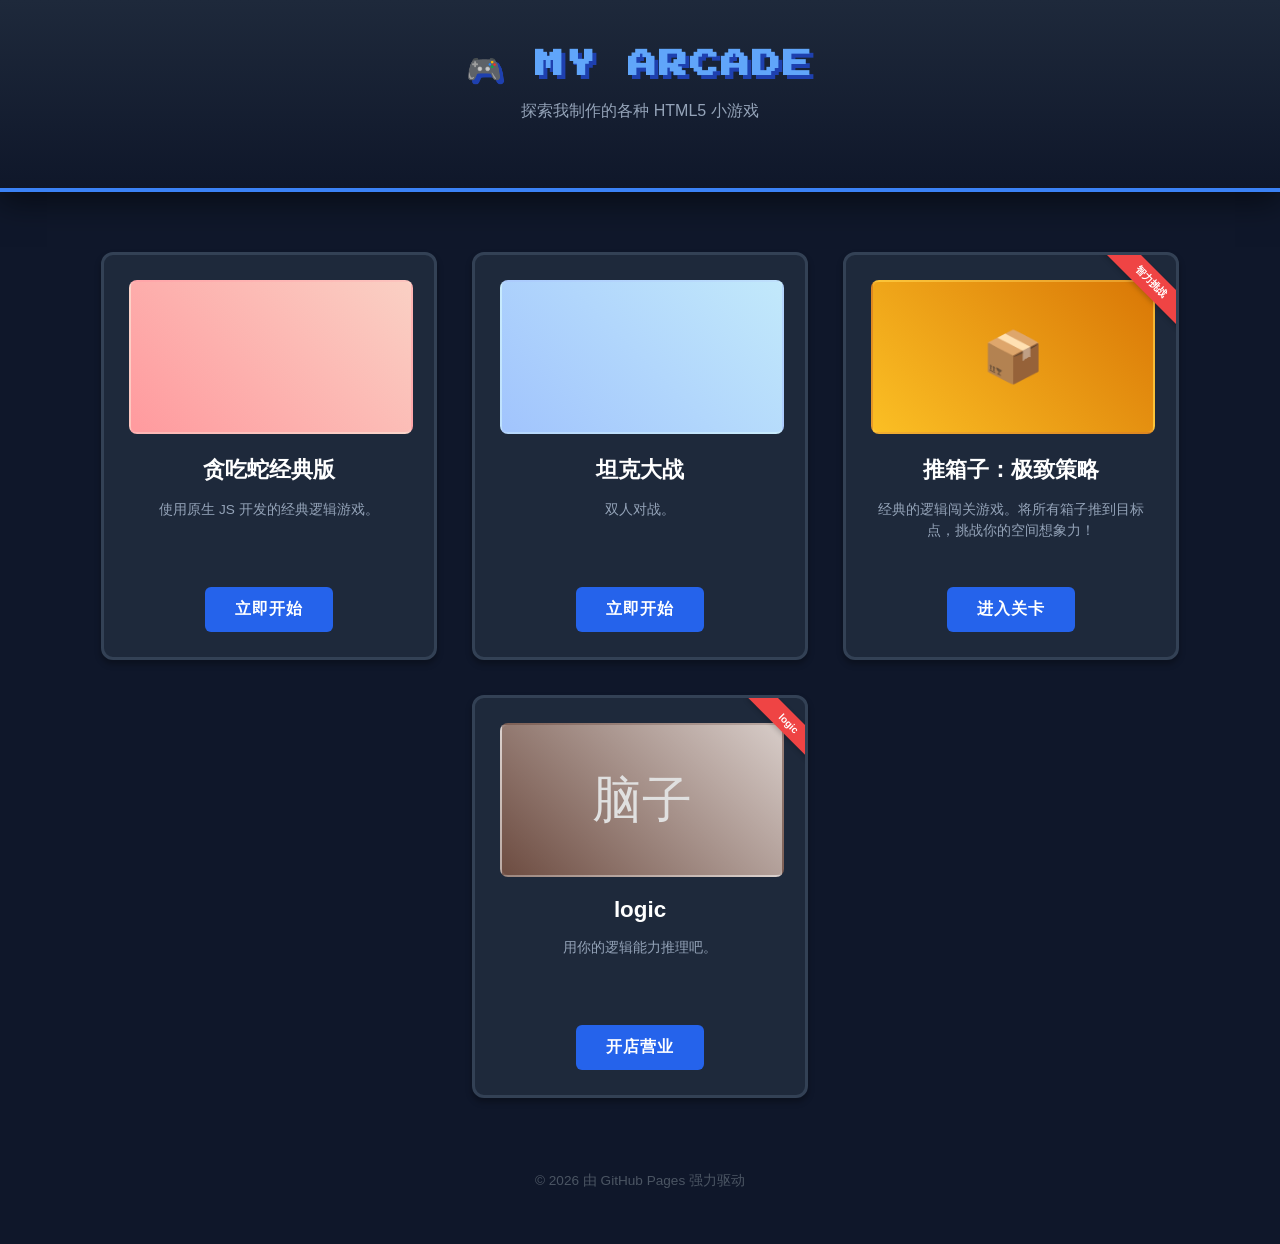
<file: index.html>
<!DOCTYPE html>
<html lang="zh-CN">
<head>
    <meta charset="UTF-8">
    <meta name="viewport" content="width=device-width, initial-scale=1.0">
    <title>我的像素游乐场 | Game Hub</title>
    <link rel="stylesheet" href="style.css">
</head>
<body>

    <header>
        <h1>🎮 MY ARCADE</h1>
        <p>探索我制作的各种 HTML5 小游戏</p>
    </header>

    <main class="game-container">
        <div class="game-card">
            <div class="thumbnail" style="background: linear-gradient(45deg, #ff9a9e, #fad0c4);"></div>
            <h3>贪吃蛇经典版</h3>
            <p>使用原生 JS 开发的经典逻辑游戏。</p>
            <a href="soulknight/game/snake/index.html" class="play-btn">立即开始</a>
        </div>

        <div class="game-card">
            <div class="thumbnail" style="background: linear-gradient(45deg, #a1c4fd, #c2e9fb);"></div>
            <h3>坦克大战</h3>
            <p>双人对战。</p>
            <a href="soulknight/game/tank/index.html" class="play-btn">立即开始</a>
        </div>

   <div class="game-card">
    <div class="thumbnail" style="background: linear-gradient(45deg, #fbbf24, #d97706);">
        <div class="box-icon">📦</div>
    </div>
    <div class="badge">智力挑战</div>
    <h3>推箱子：极致策略</h3>
    <p>经典的逻辑闯关游戏。将所有箱子推到目标点，挑战你的空间想象力！</p>
    <a href="soulknight/game/box/index.html" class="play-btn">进入关卡</a>
</div>

        <div class="game-card">
            <div class="thumbnail" style="background: linear-gradient(45deg, #6d4c41, #d7ccc8);">
                <div class="box-icon">脑子</div>
            </div>
            <div class="badge">logic</div>
            <h3>logic</h3>
            <p>用你的逻辑能力推理吧。</p>
            <a href="soulknight/game/logic/index.html" class="play-btn">开店营业</a>
        </div>
        </main>

    <footer>
        <p>© 2026 由 GitHub Pages 强力驱动</p>
    </footer>

</body>
</html>
</file>
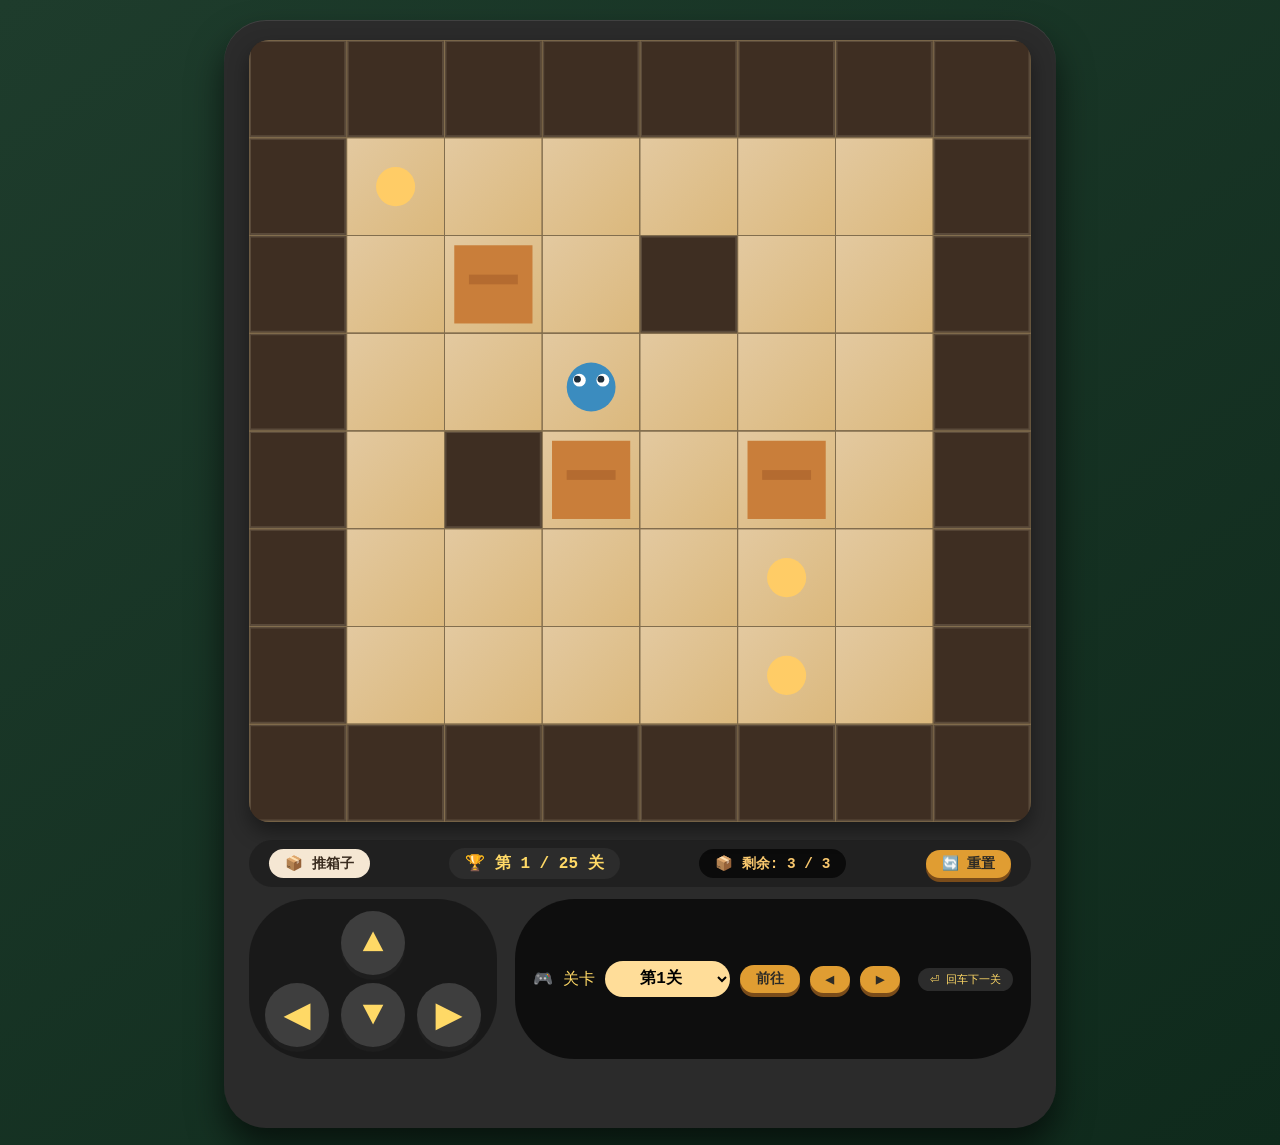
<file: soulknight/game/box/index.html>
<!DOCTYPE html>
<html lang="zh-CN">
<head>
    <meta charset="UTF-8">
    <meta name="viewport" content="width=device-width, initial-scale=1.0, user-scalable=no">
    <title>推箱子经典25关</title>
    <style>
        * {
            user-select: none;
            -webkit-tap-highlight-color: transparent;
            box-sizing: border-box;
        }
        body {
            background: linear-gradient(145deg, #1e3c2c 0%, #0f2a1c 100%);
            min-height: 100vh;
            display: flex;
            justify-content: center;
            align-items: center;
            font-family: 'Segoe UI', 'Courier New', monospace, system-ui;
            margin: 0;
            padding: 20px;
        }
        .game-wrapper {
            display: flex;
            flex-direction: column;
            align-items: center;
            gap: 12px;
        }
        .game-container {
            background: #2b2b2b;
            border-radius: 42px;
            padding: 20px 25px 25px 25px;
            box-shadow: 0 20px 35px rgba(0,0,0,0.6), inset 0 1px 0 rgba(255,255,255,0.1);
        }
        canvas {
            display: block;
            margin: 0 auto;
            border-radius: 20px;
            box-shadow: 0 10px 20px rgba(0,0,0,0.4);
            background-color: #3a2c1f;
            cursor: pointer;
            width: 100%;
            height: auto;
        }
        .info-panel {
            display: flex;
            justify-content: space-between;
            align-items: baseline;
            margin-top: 18px;
            margin-bottom: 8px;
            gap: 12px;
            flex-wrap: wrap;
            background: #1e1e1ecc;
            backdrop-filter: blur(4px);
            border-radius: 60px;
            padding: 8px 20px;
        }
        .status { background: #f5e7d3; padding: 5px 16px; border-radius: 40px; font-weight: bold; font-size: 0.9rem; color: #3a2c1f; }
        .level-box { background: #2c2c2c; padding: 5px 16px; border-radius: 40px; color: #ffd966; font-weight: bold; font-size: 1rem; }
        .score-box { background: #000000aa; padding: 5px 16px; border-radius: 40px; color: #f9c86e; font-weight: bold; font-size: 0.9rem; }
        button {
            background: #e09d32; border: none; font-size: 0.85rem; font-weight: bold; padding: 5px 16px;
            border-radius: 40px; font-family: monospace; cursor: pointer; transition: 0.1s linear;
            color: #2d2b26; box-shadow: 0 4px 0 #7a4c1a;
        }
        button:active { transform: translateY(2px); box-shadow: 0 1px 0 #7a4c1a; }
        .controls { display: flex; gap: 18px; justify-content: center; margin-top: 12px; flex-wrap: wrap; }
        .arrow-panel {
            background: #00000066; backdrop-filter: blur(4px); border-radius: 60px;
            padding: 12px 16px; display: inline-flex; flex-direction: column; align-items: center; gap: 8px;
        }
        .arrow-row { display: flex; justify-content: center; gap: 12px; }
        .arrow {
            background: #3e3e3e; width: 64px; height: 64px; display: flex; align-items: center; justify-content: center;
            font-size: 2.2rem; font-weight: bold; border-radius: 36px; cursor: pointer; transition: 0.05s linear;
            box-shadow: 0 5px 0 #1e1e1e; color: #ffd966; -webkit-tap-highlight-color: transparent;
        }
        .arrow:active { transform: translateY(3px); box-shadow: 0 1px 0 #1e1e1e; }
        @media (max-width: 560px) {
            .game-container { padding: 12px 15px 18px 15px; }
            .arrow { width: 56px; height: 56px; font-size: 1.9rem; }
            .arrow-row { gap: 10px; }
            .status, .score-box, .level-box { font-size: 0.7rem; padding: 4px 12px; }
            button { padding: 4px 14px; font-size: 0.75rem; }
            .level-dropdown { font-size: 0.8rem; padding: 5px 8px; }
            .shortcut-hint { font-size: 0.6rem; }
        }
        .level-selector {
            display: flex; gap: 10px; align-items: center; background: #000000aa;
            padding: 6px 18px; border-radius: 60px; backdrop-filter: blur(4px);
        }
        .level-dropdown { background: #ffdd99; border: none; font-weight: bold; padding: 8px 12px; border-radius: 40px; font-family: monospace; font-size: 1rem; cursor: pointer; text-align: center; }
        .shortcut-hint { font-size: 0.7rem; background: #2c2c2c; padding: 4px 12px; border-radius: 30px; color: #ffd966; margin-left: 8px; }
        .victory-message { text-align: center; font-size: 0.85rem; margin-top: 10px; background: gold; display: inline-block; width: auto; padding: 4px 18px; border-radius: 40px; font-weight: bold; color: #2c2c2c; }
    </style>
</head>
<body>
<div class="game-wrapper">
    <div class="game-container">
        <canvas id="gameCanvas" width="500" height="500"></canvas>
        <div class="info-panel">
            <div class="status">📦 推箱子</div>
            <div class="level-box">🏆 第 <span id="levelNum">1</span> / 25 关</div>
            <div class="score-box">📦 剩余: <span id="remainingTarget">0</span></div>
            <button id="resetBtn">🔄 重置</button>
        </div>
        <div class="controls">
            <div class="arrow-panel">
                <div class="arrow-row"><div class="arrow" data-dir="up">▲</div></div>
                <div class="arrow-row"><div class="arrow" data-dir="left">◀</div><div class="arrow" data-dir="down">▼</div><div class="arrow" data-dir="right">▶</div></div>
            </div>
            <div class="level-selector">
                <span style="color:#ffd966;">🎮 关卡</span>
                <select id="levelSelect" class="level-dropdown"></select>
                <button id="goToLevelBtn">前往</button>
                <button id="prevBtn">◀</button>
                <button id="nextBtn">▶</button>
                <span class="shortcut-hint">⏎ 回车下一关</span>
            </div>
        </div>
        <div id="victoryToast" style="text-align:center; min-height: 44px;"></div>
    </div>
</div>

<script>
    (function() {
      // ======================= 50个完美可解关卡 =======================
        const LEVELS = [];
        
        LEVELS[0] = [[1,1,1,1,1,1,1,1],[1,4,0,0,0,0,0,1],[1,0,3,0,1,0,0,1],[1,0,0,2,0,0,0,1],[1,0,1,3,0,3,0,1],[1,0,0,0,0,4,0,1],[1,0,0,0,0,4,0,1],[1,1,1,1,1,1,1,1]];
        LEVELS[1] = [[1,1,1,1,1,1,1,1],[1,4,0,0,0,4,0,1],[1,0,3,0,0,0,0,1],[1,0,0,2,0,3,0,1],[1,0,3,0,0,0,0,1],[1,0,0,0,0,3,0,1],[1,4,0,0,0,4,0,1],[1,1,1,1,1,1,1,1]];
        LEVELS[2] = [[1,1,1,1,1,1,1,1],[1,4,0,0,1,0,4,1],[1,0,3,0,1,0,0,1],[1,0,0,2,0,3,0,1],[1,0,3,0,0,0,0,1],[1,0,0,0,1,0,4,1],[1,4,0,0,0,0,0,1],[1,1,1,1,1,1,1,1]];
        LEVELS[3] = [[1,1,1,1,1,1,1,1],[1,0,4,0,0,0,0,1],[1,0,3,0,1,0,4,1],[1,0,0,2,0,3,0,1],[1,0,0,1,0,0,0,1],[1,0,3,0,0,4,0,1],[1,0,0,0,0,0,0,1],[1,1,1,1,1,1,1,1]];
        LEVELS[4] = [[1,1,1,1,1,1,1,1],[1,4,0,0,0,4,0,1],[1,0,3,0,1,0,0,1],[1,0,0,2,1,3,0,1],[1,0,3,0,0,0,0,1],[1,0,0,0,0,3,0,1],[1,4,0,0,3,4,0,1],[1,1,1,1,1,1,1,1]];
        LEVELS[5] = [[1,1,1,1,1,1,1,1],[1,4,0,0,0,0,4,1],[1,0,0,3,0,0,0,1],[1,0,2,0,0,3,0,1],[1,0,0,1,0,0,0,1],[1,0,3,0,4,0,0,1],[1,4,0,0,0,0,0,1],[1,1,1,1,1,1,1,1]];
        LEVELS[6] = [[1,1,1,1,1,1,1,1],[1,4,0,0,0,4,0,1],[1,0,3,0,0,0,0,1],[1,0,0,2,0,3,0,1],[1,0,3,0,0,0,0,1],[1,0,0,0,0,3,0,1],[1,4,0,0,0,4,0,1],[1,1,1,1,1,1,1,1]];
        LEVELS[7] = [[1,1,1,1,1,1,1,1],[1,4,0,0,0,0,4,1],[1,0,3,0,0,3,0,1],[1,0,0,2,0,0,0,1],[1,0,3,0,0,3,0,1],[1,0,0,0,0,0,0,1],[1,4,0,0,0,0,4,1],[1,1,1,1,1,1,1,1]];
        LEVELS[8] = [[1,1,1,1,1,1,1,1],[1,0,4,0,0,4,0,1],[1,0,3,0,0,3,0,1],[1,0,0,2,0,0,0,1],[1,0,3,0,0,4,0,1],[1,0,0,0,3,0,0,1],[1,0,4,0,0,0,0,1],[1,1,1,1,1,1,1,1]];
        LEVELS[9] = [[1,1,1,1,1,1,1,1],[1,4,0,0,0,0,0,1],[1,0,0,3,0,1,0,1],[1,0,2,0,0,0,0,1],[1,0,1,4,0,3,0,1],[1,0,0,0,0,4,0,1],[1,0,3,0,0,0,4,1],[1,1,1,1,1,1,1,1]];
        LEVELS[10] = [[1,1,1,1,1,1,1,1],[1,4,0,0,1,0,4,1],[1,0,3,0,0,3,0,1],[1,0,0,2,0,0,0,1],[1,0,0,0,4,0,0,1],[1,0,1,3,0,0,0,1],[1,0,0,0,0,4,0,1],[1,1,1,1,1,1,1,1]];
        LEVELS[11] = [[1,1,1,1,1,1,1,1],[1,0,4,0,0,0,0,1],[1,0,3,0,1,0,4,1],[1,0,2,3,0,3,0,1],[1,0,0,1,0,0,0,1],[1,0,4,0,0,0,3,1],[1,0,0,0,0,4,0,1],[1,1,1,1,1,1,1,1]];
        LEVELS[12] = [[1,1,1,1,1,1,1,1],[1,4,0,0,0,4,0,1],[1,0,0,3,0,0,0,1],[1,0,0,2,1,3,0,1],[1,0,1,0,0,0,0,1],[1,0,3,0,0,4,0,1],[1,0,0,4,0,0,0,1],[1,1,1,1,1,1,1,1]];
        LEVELS[13] = [[1,1,1,1,1,1,1,1],[1,0,0,4,0,0,4,1],[1,0,3,0,1,0,0,1],[1,0,2,0,3,0,3,1],[1,0,1,0,0,4,0,1],[1,0,0,3,0,0,0,1],[1,4,0,0,0,0,0,1],[1,1,1,1,1,1,1,1]];
        LEVELS[14] = [[1,1,1,1,1,1,1,1],[1,4,0,0,0,0,4,1],[1,0,3,0,1,0,0,1],[1,0,0,2,0,3,0,1],[1,0,0,3,4,0,0,1],[1,0,0,1,0,0,3,1],[1,0,4,0,0,0,0,1],[1,1,1,1,1,1,1,1]];
        LEVELS[15] = [[1,1,1,1,1,1,1,1],[1,4,0,0,0,4,0,1],[1,0,3,0,0,0,0,1],[1,0,0,2,0,3,0,1],[1,0,3,0,0,0,0,1],[1,0,0,0,0,3,0,1],[1,4,0,0,0,4,0,1],[1,1,1,1,1,1,1,1]];
        LEVELS[16] = [[1,1,1,1,1,1,1,1],[1,4,0,0,0,0,4,1],[1,0,3,0,0,3,0,1],[1,0,0,2,0,0,0,1],[1,0,3,0,0,3,0,1],[1,0,0,0,0,0,0,1],[1,4,0,0,0,0,4,1],[1,1,1,1,1,1,1,1]];
        LEVELS[17] = [[1,1,1,1,1,1,1,1],[1,0,4,0,0,4,0,1],[1,0,3,0,0,3,0,1],[1,0,0,2,0,0,0,1],[1,0,3,0,0,4,0,1],[1,0,0,0,3,0,0,1],[1,0,4,0,0,0,0,1],[1,1,1,1,1,1,1,1]];
        LEVELS[18] = [[1,1,1,1,1,1,1,1],[1,4,0,0,0,0,0,1],[1,0,0,3,0,1,0,1],[1,0,2,0,0,0,0,1],[1,0,1,4,0,3,0,1],[1,0,0,0,0,4,0,1],[1,0,3,0,0,0,4,1],[1,1,1,1,1,1,1,1]];
        LEVELS[19] = [[1,1,1,1,1,1,1,1],[1,4,0,0,1,0,4,1],[1,0,3,0,0,3,0,1],[1,0,0,2,0,0,0,1],[1,0,0,0,4,0,0,1],[1,0,1,3,0,0,0,1],[1,0,0,0,0,4,0,1],[1,1,1,1,1,1,1,1]];
        LEVELS[20] = [[1,1,1,1,1,1,1,1],[1,4,1,0,0,1,4,1],[1,0,3,0,0,3,0,1],[1,0,0,2,0,0,0,1],[1,0,3,0,0,3,0,1],[1,4,1,0,0,1,4,1],[1,0,0,0,0,0,0,1],[1,1,1,1,1,1,1,1]];
        LEVELS[21] = [[1,1,1,1,1,1,1,1],[1,4,1,0,4,1,4,1],[1,0,3,0,3,0,0,1],[1,0,0,2,0,3,0,1],[1,0,3,0,3,0,0,1],[1,4,1,3,4,1,4,1],[1,0,0,0,0,0,0,1],[1,1,1,1,1,1,1,1]];
        LEVELS[22] = [[1,1,1,1,1,1,1,1],[1,4,0,0,0,0,4,1],[1,0,0,3,0,0,0,1],[1,0,3,2,3,0,0,1],[1,0,0,3,0,0,0,1],[1,0,0,0,0,0,0,1],[1,4,0,0,0,0,4,1],[1,1,1,1,1,1,1,1]];
        LEVELS[23] = [[1,1,1,1,1,1,1,1],[1,4,0,0,0,0,4,1],[1,0,1,3,1,0,0,1],[1,0,3,2,3,0,0,1],[1,0,0,3,0,1,0,1],[1,4,0,1,0,0,4,1],[1,1,0,0,0,1,1,1],[1,1,1,1,1,1,1,1]];
        LEVELS[24] = [[1,1,1,1,1,1,1,1],[1,0,0,0,4,4,1,1],[1,0,1,3,0,0,0,1],[1,0,1,0,1,1,0,1],[1,0,3,2,0,3,0,1],[1,0,1,0,1,0,4,1],[1,0,0,0,0,0,0,1],[1,1,1,1,1,1,1,1]];



        // 安全后处理：确保无死锁
        function safePolish(map) {
            for(let i=1;i<=6;i++) {
                for(let j=1;j<=6;j++) {
                    if(map[i][j] === 3) {
                        let movable = false;
                        let dirs = [[0,1],[0,-1],[1,0],[-1,0]];
                        for(let [dx,dy] of dirs) {
                            let ni=i+dy, nj=j+dx;
                            if(ni>=1 && ni<=6 && nj>=1 && nj<=6 && map[ni][nj] === 0) movable = true;
                        }
                        if(!movable) {
                            for(let [dx,dy] of dirs) {
                                let ni=i+dy, nj=j+dx;
                                if(ni>=1 && ni<=6 && nj>=1 && nj<=6 && map[ni][nj] === 0) {
                                    map[ni][nj] = 3;
                                    map[i][j] = 0;
                                    break;
                                }
                            }
                        }
                    }
                }
            }
            return map;
        }
        
        for(let i=0;i<LEVELS.length;i++) {
            LEVELS[i] = safePolish(LEVELS[i]);
            let b=0,t=0;
            for(let r=0;r<8;r++) for(let c=0;c<8;c++) {
                let v=LEVELS[i][r][c];
                if(v===3||v===6) b++;
                if(v===4||v===5||v===6) t++;
            }
            if(b!==t) {
                for(let r=1;r<7;r++) for(let c=1;c<7;c++) {
                    if(LEVELS[i][r][c]===0 && b<t) { LEVELS[i][r][c]=3; b++; }
                    else if(LEVELS[i][r][c]===0 && t<b) { LEVELS[i][r][c]=4; t++; }
                }
            }
        }
        // ----- 游戏引擎 -----
        let currentLevelIdx = 0, rows=8, cols=8, cellSize=0;
        let boxes=[], targets=[], player={x:-1,y:-1}, targetCount=0, boxesOnTarget=0, gameWin=false, maxUnlocked=0;
        const canvas = document.getElementById('gameCanvas'), ctx = canvas.getContext('2d');
        
        function loadProgress() {
            try { let s = localStorage.getItem('sokoban_hard_v1'); if(s && !isNaN(parseInt(s))) maxUnlocked = Math.min(parseInt(s), LEVELS.length-1); else maxUnlocked=0; } catch(e){ maxUnlocked=0; }
        }
        function saveProgress() { try { localStorage.setItem('sokoban_hard_v1', maxUnlocked); } catch(e) {} }
        
        function updateSelector() {
            let sel = document.getElementById('levelSelect');
            if(!sel) return;
            sel.innerHTML = '';
            for(let i=0;i<LEVELS.length;i++) {
                let opt = document.createElement('option');
                let unlocked = (i <= maxUnlocked);
                opt.value = i;
                opt.textContent = `第${i+1}关${unlocked ? '' : ' 🔒'}`;
                if(!unlocked) opt.disabled = true;
                if(i===currentLevelIdx) opt.selected = true;
                sel.appendChild(opt);
            }
        }
        
        function jumpToLevel(idx) {
            if(idx<0 || idx>=LEVELS.length) return false;
            if(idx > maxUnlocked) { alert(`🔒 第${idx+1}关尚未解锁！`); return false; }
            currentLevelIdx = idx;
            loadLevel(currentLevelIdx);
            drawGame();
            return true;
        }
        
        function checkUnlock() {
            if(gameWin && currentLevelIdx === maxUnlocked && currentLevelIdx+1 < LEVELS.length) {
                maxUnlocked = currentLevelIdx+1;
                saveProgress();
                updateSelector();
            }
        }
        
        function autoNext() {
            if(gameWin) {
                if(currentLevelIdx+1 < LEVELS.length && currentLevelIdx+1 <= maxUnlocked) {
                    currentLevelIdx++;
                    loadLevel(currentLevelIdx);
                } else if(currentLevelIdx+1 < LEVELS.length) {
                    maxUnlocked = currentLevelIdx+1;
                    saveProgress();
                    updateSelector();
                    currentLevelIdx++;
                    loadLevel(currentLevelIdx);
                } else if(currentLevelIdx === LEVELS.length-1) alert("🎉 恭喜完成全部25关！ 🎉");
            }
        }
        
        function loadLevel(idx) {
            let mat = LEVELS[idx];
            boxes = []; targets = []; targetCount=0; boxesOnTarget=0;
            for(let i=0;i<rows;i++) for(let j=0;j<cols;j++) {
                let v = mat[i][j];
                if(v===2) player = {x:j, y:i};
                else if(v===3) boxes.push({x:j, y:i, onTarget:false});
                else if(v===4) { targets.push({x:j,y:i}); targetCount++; }
                else if(v===5) { player = {x:j,y:i}; targets.push({x:j,y:i}); targetCount++; }
                else if(v===6) { boxes.push({x:j,y:i, onTarget:true}); targets.push({x:j,y:i}); targetCount++; boxesOnTarget++; }
            }
            for(let b of boxes) {
                let on = targets.some(t=> t.x===b.x && t.y===b.y);
                if(on && !b.onTarget) { b.onTarget=true; boxesOnTarget++; }
                else if(!on && b.onTarget) { b.onTarget=false; boxesOnTarget--; }
            }
            gameWin = false;
            document.getElementById('victoryToast').innerHTML = '';
            document.getElementById('remainingTarget').innerText = `${targetCount - boxesOnTarget} / ${targetCount}`;
            document.getElementById('levelNum').innerText = (idx+1);
            drawGame();
        }
        
        function resetLevel() { loadLevel(currentLevelIdx); }
        function nextLevel() {
            if(currentLevelIdx+1 < LEVELS.length && currentLevelIdx+1 <= maxUnlocked) { currentLevelIdx++; loadLevel(currentLevelIdx); }
            else if(currentLevelIdx+1 < LEVELS.length) alert(`🎯 请先通关第${currentLevelIdx+1}关！`);
            else alert("🎉 已完成所有关卡！");
        }
        function prevLevel() { if(currentLevelIdx-1>=0) { currentLevelIdx--; loadLevel(currentLevelIdx); } else alert("已在第一关"); }
        
        function tryMove(dx,dy) {
            if(gameWin) return false;
            let nx = player.x+dx, ny = player.y+dy;
            if(nx<0||nx>=cols||ny<0||ny>=rows) return false;
            if(LEVELS[currentLevelIdx][ny][nx] === 1) return false;
            let boxIdx = boxes.findIndex(b=> b.x===nx && b.y===ny);
            if(boxIdx !== -1) {
                let px = nx+dx, py = ny+dy;
                if(px<0||px>=cols||py<0||py>=rows) return false;
                if(LEVELS[currentLevelIdx][py][px] === 1) return false;
                if(boxes.some(b=> b.x===px && b.y===py)) return false;
                let moving = boxes[boxIdx];
                let oldOn = moving.onTarget;
                moving.x = px; moving.y = py;
                let nowOn = targets.some(t=> t.x===px && t.y===py);
                moving.onTarget = nowOn;
                if(nowOn && !oldOn) boxesOnTarget++;
                else if(!nowOn && oldOn) boxesOnTarget--;
                player.x = nx; player.y = ny;
                document.getElementById('remainingTarget').innerText = `${targetCount - boxesOnTarget} / ${targetCount}`;
                if(boxesOnTarget === targetCount && targetCount>0) {
                    gameWin = true;
                    document.getElementById('victoryToast').innerHTML = '<div class="victory-message">✨ 通关！按回车键(Enter)自动进入下一关 ✨</div>';
                    checkUnlock();
                    updateSelector();
                    drawGame();
                } else drawGame();
                return true;
            } else {
                player.x = nx; player.y = ny;
                drawGame();
                return true;
            }
        }
        
        function drawGame() {
            let size = Math.min(canvas.clientWidth, canvas.clientHeight);
            canvas.width = size; canvas.height = size;
            cellSize = size/rows;
            ctx.clearRect(0,0,size,size);
            for(let i=0;i<rows;i++) for(let j=0;j<cols;j++) {
                let x=j*cellSize, y=i*cellSize;
                let isTarget = targets.some(t=> t.x===j && t.y===i);
                let isWall = (LEVELS[currentLevelIdx][i] && LEVELS[currentLevelIdx][i][j] === 1);
                if(isWall) {
                    ctx.fillStyle="#5a4a3a"; ctx.fillRect(x,y,cellSize-0.5,cellSize-0.5);
                    ctx.fillStyle="#3e2e22"; ctx.fillRect(x+2,y+2,cellSize-4.5,cellSize-4.5);
                } else {
                    let grad = ctx.createLinearGradient(x,y,x+cellSize,y+cellSize);
                    grad.addColorStop(0,'#e3c9a0'); grad.addColorStop(1,'#dbb87c');
                    ctx.fillStyle=grad; ctx.fillRect(x,y,cellSize-0.5,cellSize-0.5);
                    if(isTarget) { ctx.beginPath(); ctx.arc(x+cellSize/2,y+cellSize/2,cellSize*0.2,0,2*Math.PI); ctx.fillStyle="#ffcc66"; ctx.fill(); }
                }
            }
            for(let box of boxes) {
                let x=box.x*cellSize, y=box.y*cellSize, pad=cellSize*0.1;
                ctx.fillStyle="#c97e3a"; ctx.fillRect(x+pad,y+pad,cellSize-pad*2,cellSize-pad*2);
                ctx.fillStyle="#b46b30"; ctx.fillRect(x+cellSize*0.25,y+cellSize*0.4,cellSize*0.5,cellSize*0.1);
                if(box.onTarget) { ctx.beginPath(); ctx.arc(x+cellSize/2,y+cellSize/2,cellSize*0.22,0,2*Math.PI); ctx.fillStyle="#ffdd88aa"; ctx.fill(); }
            }
            let px=player.x*cellSize, py=player.y*cellSize;
            ctx.beginPath(); ctx.arc(px+cellSize/2,py+cellSize*0.55,cellSize*0.25,0,2*Math.PI);
            ctx.fillStyle="#3b8cbf"; ctx.fill();
            ctx.fillStyle="white"; ctx.beginPath(); ctx.arc(px+cellSize*0.38,py+cellSize*0.48,cellSize*0.065,0,2*Math.PI); ctx.fill();
            ctx.beginPath(); ctx.arc(px+cellSize*0.62,py+cellSize*0.48,cellSize*0.065,0,2*Math.PI); ctx.fill();
            ctx.fillStyle="#1f2e3a"; ctx.beginPath(); ctx.arc(px+cellSize*0.36,py+cellSize*0.47,cellSize*0.035,0,2*Math.PI); ctx.fill();
            ctx.beginPath(); ctx.arc(px+cellSize*0.60,py+cellSize*0.47,cellSize*0.035,0,2*Math.PI); ctx.fill();
            for(let i=0;i<=rows;i++) { ctx.beginPath(); ctx.moveTo(0,i*cellSize); ctx.lineTo(size,i*cellSize); ctx.strokeStyle="#826e4e"; ctx.stroke(); ctx.moveTo(i*cellSize,0); ctx.lineTo(i*cellSize,size); ctx.stroke(); }
        }
        
        function handleKey(e) {
            if(e.key === 'ArrowUp') { e.preventDefault(); tryMove(0,-1); }
            else if(e.key === 'ArrowDown') { e.preventDefault(); tryMove(0,1); }
            else if(e.key === 'ArrowLeft') { e.preventDefault(); tryMove(-1,0); }
            else if(e.key === 'ArrowRight') { e.preventDefault(); tryMove(1,0); }
            else if(e.key === 'r' || e.key === 'R') { e.preventDefault(); resetLevel(); }
            else if(e.key === 'Enter') { e.preventDefault(); if(gameWin) autoNext(); }
        }
        
        function bindEvents() {
            window.addEventListener('resize',()=>drawGame());
            document.addEventListener('keydown',handleKey);
            document.getElementById('resetBtn').addEventListener('click',()=>resetLevel());
            document.getElementById('prevBtn').addEventListener('click',()=>prevLevel());
            document.getElementById('nextBtn').addEventListener('click',()=>nextLevel());
            document.getElementById('goToLevelBtn').addEventListener('click',()=>{
                let sel = document.getElementById('levelSelect');
                let idx = parseInt(sel.value);
                if(!isNaN(idx)) jumpToLevel(idx);
            });
            document.querySelectorAll('.arrow').forEach(arrow=>{
                arrow.addEventListener('click',(e)=>{
                    e.stopPropagation();
                    if(gameWin) return;
                    let dir = arrow.getAttribute('data-dir');
                    if(dir==='up') tryMove(0,-1);
                    else if(dir==='down') tryMove(0,1);
                    else if(dir==='left') tryMove(-1,0);
                    else if(dir==='right') tryMove(1,0);
                });
            });
        }
        
        function init() {
            loadProgress();
            bindEvents();
            currentLevelIdx = 0;
            loadLevel(0);
            updateSelector();
            drawGame();
        }
        init();
    })();
</script>
</body>
</html>
</file>
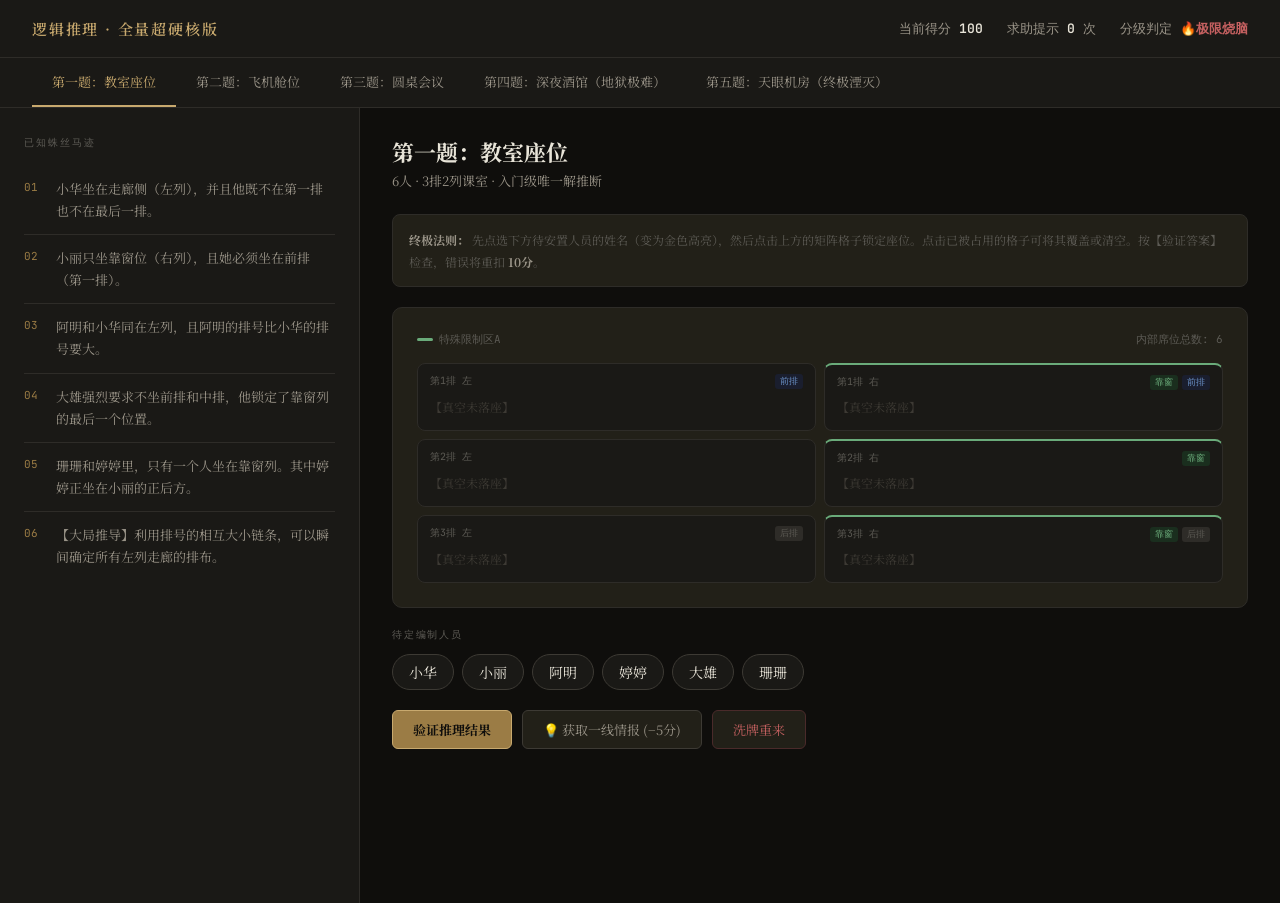
<file: soulknight/game/logic/index.html>
<!DOCTYPE html>
<html lang="zh">
<head>
<meta charset="UTF-8">
<meta name="viewport" content="width=device-width, initial-scale=1.0">
<title>逻辑推理 · 地狱级座位安排</title>
<link href="https://fonts.googleapis.com/css2?family=Noto+Serif+SC:wght@400;600;700&family=JetBrains+Mono:wght@400;600&display=swap" rel="stylesheet">
<style>
  :root {
    --bg: #0f0e0c;
    --surface: #1a1916;
    --surface2: #222018;
    --border: #2e2c28;
    --border2: #3d3a34;
    --text: #e8e4d8;
    --text2: #9a9488;
    --text3: #5c5a54;
    --accent: #c8a96e;
    --accent2: #9b7c45;
    --green: #6aab7a;
    --red: #c46060;
    --blue: #6b92c8;
    --window-color: #6aab7a;
    --aisle-color: #c8a96e;
  }
  *, *::before, *::after { box-sizing: border-box; margin: 0; padding: 0; }

  body {
    font-family: 'Noto Serif SC', serif;
    background: var(--bg);
    color: var(--text);
    min-height: 100vh;
    padding: 0;
    overflow-x: hidden;
  }

  .topbar {
    display: flex;
    align-items: center;
    justify-content: space-between;
    padding: 18px 32px;
    border-bottom: 1px solid var(--border);
    background: var(--surface);
    position: sticky;
    top: 0;
    z-index: 100;
  }
  .topbar-title {
    font-size: 15px;
    font-weight: 600;
    letter-spacing: 0.12em;
    color: var(--accent);
    text-transform: uppercase;
  }
  .topbar-meta {
    display: flex;
    gap: 24px;
    font-family: 'JetBrains Mono', monospace;
    font-size: 13px;
    color: var(--text2);
  }
  .meta-val { color: var(--text); font-weight: 600; }

  .puz-selector {
    display: flex;
    gap: 0;
    padding: 0 32px;
    border-bottom: 1px solid var(--border);
    background: var(--surface);
    overflow-x: auto;
  }
  .puz-tab {
    padding: 14px 20px;
    font-family: 'Noto Serif SC', serif;
    font-size: 13px;
    color: var(--text2);
    cursor: pointer;
    border: none;
    background: none;
    border-bottom: 2px solid transparent;
    transition: all 0.2s;
    white-space: nowrap;
  }
  .puz-tab:hover { color: var(--text); }
  .puz-tab.active {
    color: var(--accent);
    border-bottom-color: var(--accent);
  }

  .main {
    display: grid;
    grid-template-columns: 360px 1fr;
    gap: 0;
    min-height: calc(100vh - 105px);
  }

  .clues-panel {
    border-right: 1px solid var(--border);
    background: var(--surface);
    padding: 28px 24px;
    overflow-y: auto;
    max-height: calc(100vh - 105px);
    position: sticky;
    top: 105px;
  }
  .panel-label {
    font-family: 'JetBrains Mono', monospace;
    font-size: 10px;
    letter-spacing: 0.2em;
    color: var(--text3);
    text-transform: uppercase;
    margin-bottom: 16px;
  }
  .clue-item {
    display: flex;
    gap: 12px;
    padding: 12px 0;
    border-bottom: 1px solid var(--border);
    transition: all 0.2s;
    cursor: default;
  }
  .clue-item:last-child { border-bottom: none; }
  .clue-num {
    font-family: 'JetBrains Mono', monospace;
    font-size: 11px;
    color: var(--accent2);
    min-width: 20px;
    padding-top: 2px;
  }
  .clue-text {
    font-size: 13px;
    line-height: 1.7;
    color: var(--text2);
  }
  .clue-item:hover .clue-text { color: var(--text); }

  .right-panel {
    padding: 28px 32px;
    overflow-y: auto;
    max-height: calc(100vh - 105px);
  }

  .scene-header { margin-bottom: 24px; }
  .scene-title {
    font-size: 22px;
    font-weight: 700;
    color: var(--text);
    margin-bottom: 4px;
  }
  .scene-desc { font-size: 13px; color: var(--text2); }

  .grid-wrapper {
    background: var(--surface2);
    border: 1px solid var(--border);
    border-radius: 10px;
    padding: 24px;
    margin-bottom: 20px;
  }
  .grid-legend {
    display: flex;
    gap: 20px;
    margin-bottom: 16px;
  }
  .legend-item {
    display: flex;
    align-items: center;
    gap: 6px;
    font-size: 11px;
    color: var(--text3);
    font-family: 'JetBrains Mono', monospace;
  }
  .legend-pip { width: 16px; height: 3px; border-radius: 2px; }

  .seat-grid { display: grid; gap: 8px; }
  .seat {
    background: var(--surface);
    border: 1px solid var(--border);
    border-radius: 8px;
    padding: 10px 12px;
    min-height: 68px;
    cursor: pointer;
    transition: all 0.15s;
    position: relative;
    display: flex;
    flex-direction: column;
    justify-content: space-between;
  }
  .seat:hover { border-color: var(--border2); background: #201e1b; }
  .seat.window-seat { border-top: 2px solid var(--window-color); }
  .seat.aisle-seat { border-left: 2px solid var(--aisle-color); }
  .seat.targeted {
    border-color: var(--accent);
    box-shadow: 0 0 0 1px var(--accent);
    background: #201e14;
  }
  .seat.correct { border-color: var(--green); background: #111a13; }
  .seat.wrong { border-color: var(--red); background: #1a1111; }
  .seat-top {
    display: flex;
    justify-content: space-between;
    align-items: flex-start;
  }
  .seat-id {
    font-family: 'JetBrains Mono', monospace;
    font-size: 10px;
    color: var(--text3);
  }
  .seat-tags { display: flex; gap: 4px; flex-wrap: wrap; }
  .seat-tag {
    font-size: 9px;
    padding: 1px 5px;
    border-radius: 3px;
    background: var(--border);
    color: var(--text3);
    font-family: 'JetBrains Mono', monospace;
  }
  .seat-tag.win { background: #1a2e1e; color: var(--window-color); }
  .seat-tag.ais { background: #2a2412; color: var(--aisle-color); }
  .seat-tag.front { background: #1a1e2e; color: var(--blue); }
  .seat-person {
    font-size: 15px;
    font-weight: 600;
    color: var(--text);
    margin-top: 6px;
    min-height: 22px;
  }
  .seat-person.empty { color: var(--border2); font-weight: 400; font-size: 12px; }

  .tray-label {
    font-family: 'JetBrains Mono', monospace;
    font-size: 10px;
    letter-spacing: 0.18em;
    color: var(--text3);
    text-transform: uppercase;
    margin-bottom: 12px;
  }
  .people-tray {
    display: flex;
    flex-wrap: wrap;
    gap: 8px;
    margin-bottom: 20px;
  }
  .person-chip {
    padding: 7px 16px;
    border: 1px solid var(--border2);
    border-radius: 99px;
    font-size: 14px;
    cursor: pointer;
    background: var(--surface);
    color: var(--text);
    transition: all 0.15s;
    font-family: 'Noto Serif SC', serif;
  }
  .person-chip:hover { border-color: var(--accent2); color: var(--accent); }
  .person-chip.active {
    background: var(--accent2);
    border-color: var(--accent);
    color: #0f0e0c;
    font-weight: 700;
    box-shadow: 0 0 12px rgba(200,169,110,0.3);
  }
  .person-chip.placed {
    border-color: var(--border);
    color: var(--text3);
    cursor: default;
    text-decoration: line-through;
  }

  .controls { display: flex; gap: 10px; margin-bottom: 16px; flex-wrap: wrap; }
  .btn {
    padding: 9px 20px;
    border-radius: 6px;
    border: 1px solid var(--border2);
    background: var(--surface2);
    color: var(--text2);
    font-size: 13px;
    cursor: pointer;
    font-family: 'Noto Serif SC', serif;
    transition: all 0.15s;
  }
  .btn:hover { border-color: var(--border2); color: var(--text); background: var(--surface); }
  .btn-primary {
    background: var(--accent2);
    border-color: var(--accent);
    color: #0f0e0c;
    font-weight: 700;
  }
  .btn-primary:hover { background: var(--accent); }
  .btn-danger { border-color: #4a2a2a; color: var(--red); }
  .btn-danger:hover { background: #1a1111; }

  .result-bar {
    padding: 12px 16px;
    border-radius: 8px;
    font-size: 13px;
    line-height: 1.6;
    display: none;
    border: 1px solid;
    margin-top: 4px;
  }
  .result-bar.show { display: block; }
  .result-bar.success { background: #111a13; border-color: var(--green); color: var(--green); }
  .result-bar.fail { background: #1a1111; border-color: var(--red); color: #e8a0a0; }
  .result-bar.info { background: #1a1e14; border-color: var(--accent2); color: var(--accent); }

  .instructions {
    background: var(--surface2);
    border: 1px solid var(--border);
    border-radius: 8px;
    padding: 14px 16px;
    font-size: 12px;
    color: var(--text3);
    line-height: 1.8;
    margin-bottom: 20px;
  }
  .instructions strong { color: var(--text2); }
</style>
</head>
<body>

<div class="topbar">
  <div class="topbar-title">逻辑推理 · 全量超硬核版</div>
  <div class="topbar-meta">
    <span>当前得分 <span class="meta-val" id="score-display">100</span></span>
    <span>求助提示 <span class="meta-val" id="hint-count">0</span> 次</span>
    <span>分级判定 <span class="meta-val" style="color:var(--red); font-weight:bold;">🔥极限烧脑</span></span>
  </div>
</div>

<div class="puz-selector" id="puz-selector"></div>

<div class="main">
  <div class="clues-panel">
    <div class="panel-label">已知蛛丝马迹</div>
    <div id="clue-list"></div>
  </div>
  <div class="right-panel">
    <div class="scene-header">
      <div class="scene-title" id="scene-title"></div>
      <div class="scene-desc" id="scene-desc"></div>
    </div>

    <div class="instructions">
      <strong>终极法则：</strong> 先点选下方待安置人员的姓名（变为金色高亮），然后点击上方的矩阵格子锁定座位。点击已被占用的格子可将其覆盖或清空。按【验证答案】检查，错误将重扣 <strong>10分</strong>。
    </div>

    <div class="grid-wrapper">
      <div class="grid-legend" id="grid-legend"></div>
      <div class="seat-grid" id="seat-grid"></div>
    </div>

    <div class="tray-label">待定编制人员</div>
    <div class="people-tray" id="people-tray"></div>

    <div class="controls">
      <button class="btn btn-primary" onclick="checkAnswer()">验证推理结果</button>
      <button class="btn" onclick="showHint()">💡 获取一线情报 (−5分)</button>
      <button class="btn btn-danger" onclick="clearAll()">洗牌重来</button>
    </div>
    <div class="result-bar" id="result-bar"></div>
  </div>
</div>

<script>
const PUZZLES = [
  {
    id: 0,
    name: "第一题：教室座位",
    desc: "6人 · 3排2列课室 · 入门级唯一解推断",
    people: ["小华","小丽","阿明","婷婷","大雄","珊珊"],
    rows: 3, cols: 2,
    windowCols: [1], aisleCols: [], frontRows: [0], backRows: [2],
    labelFn: (r,c) => `第${r+1}排 ${c===0?'左':'右'}`,
    tagsFn: (r,c) => {
      let t = [];
      if (c===1) t.push({text:"靠窗", cls:"win"});
      if (r===0) t.push({text:"前排", cls:"front"});
      if (r===2) t.push({text:"后排", cls:""});
      return t;
    },
    solution: { "小华":[1,0], "小丽":[0,1], "阿明":[2,0], "婷婷":[1,1], "大雄":[2,1], "珊珊":[0,0] },
    clues: [
      "小华坐在走廊侧（左列），并且他既不在第一排也不在最后一排。",
      "小丽只坐靠窗位（右列），且她必须坐在前排（第一排）。",
      "阿明和小华同在左列，且阿明的排号比小华的排号要大。",
      "大雄强烈要求不坐前排和中排，他锁定了靠窗列的最后一个位置。",
      "珊珊和婷婷里，只有一个人坐在靠窗列。其中婷婷正坐在小丽的正后方。",
      "【大局推导】利用排号的相互大小链条，可以瞬间确定所有左列走廊的排布。"
    ],
    hints: [
      "小丽根据线索直接锁定在[第一排右列]。",
      "婷婷在小丽正后方，所以只能是[第二排右列]。",
      "大雄明确在靠窗最后一排，即[第三排右列]。至此右侧全部锁死。"
    ]
  },
  {
    id: 1,
    name: "第二题：飞机舱位",
    desc: "8人 · 4排A/B双座 · 多重依赖链式咬合",
    people: ["陈总","林秘","王工","李博","赵医","钱律","孙导","周编"],
    rows: 4, cols: 2,
    windowCols: [1], aisleCols: [0], frontRows: [0], backRows: [3],
    labelFn: (r,c) => `${r+1}排${['A','B'][c]}`,
    tagsFn: (r,c) => {
      let t = [];
      if (c===1) t.push({text:"窗边", cls:"win"});
      if (c===0) t.push({text:"走廊", cls:"ais"});
      if (r===0) t.push({text:"头等", cls:"front"});
      return t;
    },
    solution: { "陈总":[0,1], "林秘":[0,0], "王工":[2,0], "李博":[1,1], "赵医":[3,0], "钱律":[1,0], "孙导":[2,1], "周编":[3,1] },
    clues: [
      "陈总坚持坐第一排靠窗（1排B）。其秘书林秘必须坐在同排走廊位（1排A）。",
      "钱律坐走廊侧，他是所有走廊乘客中排号最靠前的非头等舱乘客。",
      "王工也坐走廊，且王工的排号刚好比钱律多1（紧挨着钱律后方）。",
      "李博坐窗边，他前后都有人坐（意味着他不能在第1排或第4排）。",
      "孙导坐在李博的正后方（同在窗边列，排号比李博多1）。",
      "赵医坐在全机最后排的走廊位，而周编坐在他同排的窗边位置。"
    ],
    hints: [
      "钱律是走廊中最靠前的非头等，所以钱律必然在[2排A]。",
      "由王工紧挨钱律后方，可直接推导出王工在[3排A]。",
      "李博前后有人且在窗边，只能坐在[2排B]；孙导在其后，则固定在[3排B]。"
    ]
  },
  {
    id: 2,
    name: "第三题：圆桌会议",
    desc: "7人 · 环形座1-7号 · 循环模运算与对称破局",
    people: ["董事长","CFO","CTO","法务","市场","运营","HR"],
    rows: 7, cols: 1,
    windowCols: [], aisleCols: [], frontRows: [0], backRows: [],
    labelFn: (r,c) => `${r+1}号座`,
    tagsFn: (r,c) => {
      let t = [];
      if (r===0) t.push({text:"首席", cls:"front"});
      if (r===3) t.push({text:"对立面", cls:""});
      return t;
    },
    solution: { "董事长":[0,0], "法务":[1,0], "CFO":[2,0], "HR":[3,0], "CTO":[4,0], "市场":[5,0], "运营":[6,0] },
    clues: [
      "董事长固定在圆桌起点的 1号主位。",
      "法务坐在董事长顺时针的下一个位置（2号座）。",
      "CFO的座位号紧随法务其后，等于法务的号数加1。",
      "HR坐在董事长的绝对正对位。在7人圆桌中，1号的正对位是 4号。",
      "CTO不坐任何偶数号座位，且他与HR在圆桌上是紧挨着的邻座。",
      "市场与运营两人位置相邻，且两人的座位号都必须在 5、6、7 中产生。"
    ],
    hints: [
      "法务在2号，CFO在法务加1，所以CFO在[3号座]。",
      "HR在正对位，固定在[4号座]。",
      "CTO和HR紧挨着（可能是3或5），但3已被CFO占用，且CTO不能是偶数，故CTO在[5号座]。"
    ]
  },
  {
    id: 3,
    name: "第四题：深夜酒馆（地狱极难）",
    desc: "9人 · 3×3九宫方阵 · 八向邻接拓扑关系综合推理",
    people: ["酒保","诗人","赏金猎人","刺客","法师","骑士","学者","商贾","盗贼"],
    rows: 3, cols: 3,
    windowCols: [0, 2], aisleCols: [1], frontRows: [0], backRows: [2],
    labelFn: (r,c) => `行${r+1} 列${c+1}`,
    tagsFn: (r,c) => {
      let t = [];
      if (r===1 && c===1) t.push({text:"核心枢纽", cls:"front"});
      if ((r+c)%2===0 && !(r===1 && c===1)) t.push({text:"角落", cls:"win"});
      return t;
    },
    solution: { "酒保":[1,1], "诗人":[0,0], "学者":[0,1], "骑士":[0,2], "商贾":[1,0], "法师":[1,2], "盗贼":[2,0], "赏金猎人":[2,1], "刺客":[2,2] },
    clues: [
      "酒保在小酒馆的正中央枢纽位置（行2列2），负责看护四方。",
      "诗人坐在左上角的角落，而刺客坐在与诗人呈对角线遥遥相望的右下角。",
      "学者坐在第一排，他的左右两边分别坐着商贾和法师（注意：这两人不一定在同一行）。",
      "骑士坐在右上角的角落。法师和骑士在同一列，且直接上下相邻。",
      "赏金猎人坐在最后一排，他和酒保在同一列，且直接上下相邻。",
      "盗贼是个危险人物，他必须和商贾相邻（上下或左右），但绝对不能和酒保相邻（包括对角线）。",
      "【约束】除了酒保，所有奇数行奇数列交叉点的角落里，都坐着战斗系或艺术系职业。"
    ],
    hints: [
      "酒保固定在[1,1]，诗人固定在[0,0]，刺客固定在[2,2]。",
      "骑士固定在右上角[0,2]。由于法师与骑士同列且相邻，法师必在[1,2]。",
      "学者在第一排且在商贾与法师之间（这里的之间指逻辑或列关联），由法师在[1,2]与第一排的关系结合，学者必在[0,1]，进而逼出商贾在[1,0]。"
    ]
  },
  {
    id: 4,
    name: "第五题：天眼机房（终极湮灭）",
    desc: "6人 · 4×3异形机房 · 曼哈顿距离约束与极值破局",
    people: ["代号Alpha","代号Beta","代号Gamma","核心宿主","清理者","观察员"],
    rows: 4, cols: 3,
    windowCols: [0], aisleCols: [2], frontRows: [0], backRows: [3],
    labelFn: (r,c) => `控制台 R${r+1}-C${c+1}`,
    tagsFn: (r,c) => {
      let t = [];
      if (r===0 && c===0) t.push({text:"主控端", cls:"front"});
      if (r===3 && c===2) t.push({text:"死角端", cls:"win"});
      return t;
    },
    solution: { "核心宿主":[0,0], "观察员":[0,2], "代号Alpha":[1,1], "代号Beta":[2,0], "代号Gamma":[2,2], "清理者":[3,1] },
    clues: [
      "核心宿主占据了主控端端点（行1列1），其安全级别最高。",
      "观察员和核心宿主处在同一行，但处于走廊的最右侧（列3）。",
      "代号Alpha位于机房几何正中心点的两个备选位之一，满足其行号等于列号，且不与任何人在同一行或同一列。",
      "清理者和代号Alpha在同一列，且清理者位于全机房的最后一排（行4）。",
      "【曼哈顿距离核心约束】代号Beta和代号Gamma所在的行号完全相同。并且，代号Beta到核心宿主的曼哈顿步数距离，与代号Gamma到观察员的曼哈顿步数距离完全相等，且均为最小值 2 步。",
      "【绝对禁忌】没有任何两名特工可以坐在直接相邻的格子内（八向均不相邻，除了固定死的主控配置）。"
    ],
    hints: [
      "核心宿主锁定在[0,0]，观察员锁定在[0,2]。",
      "清理者在最后一排且与Alpha同列。由于Alpha满足行=列，且不能与宿主/观察员同行列，Alpha只能在[1,1]，则清理者在[3,1]。",
      "Beta和Gamma同排。Beta到[0,0]距离为2，只能在[2,0]或[1,1](已占)或[0,2](已占)。故Beta在[2,0]。为了保持对称距离2且同排，Gamma必在[2,2]。"
    ]
  }
];

let currentPuzIdx = 0;
let selectedPerson = null;
let placement = {};
let score = 100;
let hintCount = 0;
let usedHintCount = 0;

function getPuz() { return PUZZLES[currentPuzIdx]; }

function initSelector() {
  const el = document.getElementById('puz-selector');
  el.innerHTML = '';
  PUZZLES.forEach((p,i) => {
    const b = document.createElement('button');
    b.className = 'puz-tab' + (i===currentPuzIdx?' active':'');
    b.textContent = p.name;
    b.onclick = () => { currentPuzIdx = i; resetPuzzle(); };
    el.appendChild(b);
  });
}

function resetPuzzle() {
  placement = {};
  selectedPerson = null;
  score = 100;
  hintCount = 0;
  usedHintCount = 0;
  document.getElementById('score-display').textContent = score;
  document.getElementById('hint-count').textContent = hintCount;
  document.getElementById('result-bar').className = 'result-bar';
  initSelector();
  renderClues();
  renderHeader();
  renderGrid();
  renderTray();
}

function renderHeader() {
  const puz = getPuz();
  document.getElementById('scene-title').textContent = puz.name;
  document.getElementById('scene-desc').textContent = puz.desc;
}

function renderClues() {
  const puz = getPuz();
  const el = document.getElementById('clue-list');
  el.innerHTML = '';
  puz.clues.forEach((c,i) => {
    const d = document.createElement('div');
    d.className = 'clue-item';
    d.id = 'clue-' + i;
    d.innerHTML = `<span class="clue-num">${String(i+1).padStart(2,'0')}</span><span class="clue-text">${c}</span>`;
    el.appendChild(d);
  });
}

function renderGrid() {
  const puz = getPuz();
  const { rows, cols, windowCols, aisleCols } = puz;

  const legend = document.getElementById('grid-legend');
  legend.innerHTML = '';
  if (windowCols.length) legend.innerHTML += `<div class="legend-item"><div class="legend-pip" style="background:var(--window-color)"></div>特殊限制区A</div>`;
  if (aisleCols.length) legend.innerHTML += `<div class="legend-item"><div class="legend-pip" style="background:var(--aisle-color)"></div>特殊限制区B</div>`;
  legend.innerHTML += `<div class="legend-item" style="margin-left:auto; font-size:11px; color:var(--text3)">内部席位总数: ${rows*cols}</div>`;

  const grid = document.getElementById('seat-grid');
  grid.style.gridTemplateColumns = `repeat(${cols}, 1fr)`;
  grid.innerHTML = '';

  for (let r = 0; r < rows; r++) {
    for (let c = 0; c < cols; c++) {
      const cell = document.createElement('div');
      cell.className = 'seat';
      if (windowCols.includes(c)) cell.classList.add('window-seat');
      if (aisleCols.includes(c)) cell.classList.add('aisle-seat');
      cell.dataset.r = r; cell.dataset.c = c;

      const tags = puz.tagsFn(r, c);
      const placed = Object.entries(placement).find(([,pos]) => pos[0]===r && pos[1]===c);
      const tagsHtml = tags.map(t => `<span class="seat-tag ${t.cls}">${t.text}</span>`).join('');

      cell.innerHTML = `
        <div class="seat-top">
          <span class="seat-id">${puz.labelFn(r,c)}</span>
          <div class="seat-tags">${tagsHtml}</div>
        </div>
        <div class="seat-person ${placed?'':'empty'}">${placed ? placed[0] : '【真空未落座】'}</div>
      `;

      if (selectedPerson) {
        if (placed && placed[0] === selectedPerson) {
          cell.classList.add('targeted');
        } else if (!placed) {
          cell.classList.add('targeted');
        }
      }
      cell.onclick = () => seatClick(r, c);
      grid.appendChild(cell);
    }
  }
}

function renderTray() {
  const puz = getPuz();
  const tray = document.getElementById('people-tray');
  tray.innerHTML = '';
  puz.people.forEach(p => {
    const chip = document.createElement('div');
    chip.className = 'person-chip';
    if (placement[p] !== undefined) chip.classList.add('placed');
    if (selectedPerson === p) chip.classList.add('active');
    chip.textContent = p;
    chip.onclick = () => {
      selectedPerson = (selectedPerson === p) ? null : p;
      renderGrid();
      renderTray();
    };
    tray.appendChild(chip);
  });
}

function seatClick(r, c) {
  if (!selectedPerson) {
    // 允许直接点击座位上的已有人员进行回收起飞
    const existing = Object.entries(placement).find(([,pos]) => pos[0]===r && pos[1]===c);
    if (existing) {
      delete placement[existing[0]];
      renderGrid();
      renderTray();
    }
    return;
  }
  
  // 踢掉这个座位上原本存在的人
  const existing = Object.entries(placement).find(([,pos]) => pos[0]===r && pos[1]===c);
  if (existing) {
    delete placement[existing[0]];
  }

  placement[selectedPerson] = [r, c];
  selectedPerson = null;
  renderGrid();
  renderTray();
}

function checkAnswer() {
  const puz = getPuz();
  if (Object.keys(placement).length < puz.people.length) {
    showResult('fail', `情报严重残缺！还有 ${puz.people.length - Object.keys(placement).length} 关键人员流落在外，无法合龙推演！`);
    return;
  }
  let wrong = [];
  puz.people.forEach(p => {
    const s = puz.solution[p];
    const a = placement[p];
    if (!a || a[0] !== s[0] || a[1] !== s[1]) wrong.push(p);
  });
  
  document.querySelectorAll('.seat').forEach(cell => {
    cell.classList.remove('correct','wrong');
    const r = +cell.dataset.r, c = +cell.dataset.c;
    const placed = Object.entries(placement).find(([,pos]) => pos[0]===r && pos[1]===c);
    if (placed) {
      const s = puz.solution[placed[0]];
      if (s[0]===r && s[1]===c) cell.classList.add('correct');
      else cell.classList.add('wrong');
    }
  });

  if (wrong.length === 0) {
    showResult('success', `🏆 湮灭级神之推理！完美符合全部强力拓扑链约束。最终斩获积分：${score} 分`);
  } else {
    score = Math.max(0, score - 10);
    document.getElementById('score-display').textContent = score;
    showResult('fail', `💥 逻辑冲突！共有 ${wrong.length} 处排布引发了悖论链条。系统已扣除10分，剩余：${score} 分。`);
  }
}

function clearAll() {
  placement = {};
  selectedPerson = null;
  document.getElementById('result-bar').className = 'result-bar';
  renderGrid();
  renderTray();
}

function showHint() {
  const puz = getPuz();
  if (usedHintCount >= puz.hints.length) {
    showResult('info', '前线情报已全部竭尽！剩下的断层只能依靠你无懈可击的大脑神级推演。');
    return;
  }
  const h = puz.hints[usedHintCount];
  usedHintCount++;
  hintCount++;
  score = Math.max(0, score - 5);
  document.getElementById('hint-count').textContent = hintCount;
  document.getElementById('score-display').textContent = score;
  showResult('info', `【绝密档案泄漏 ${hintCount}】：${h}`);
}

function showResult(type, msg) {
  const bar = document.getElementById('result-bar');
  bar.className = `result-bar show ${type}`;
  bar.textContent = msg;
}

resetPuzzle();
</script>
</body>
</html>
</file>
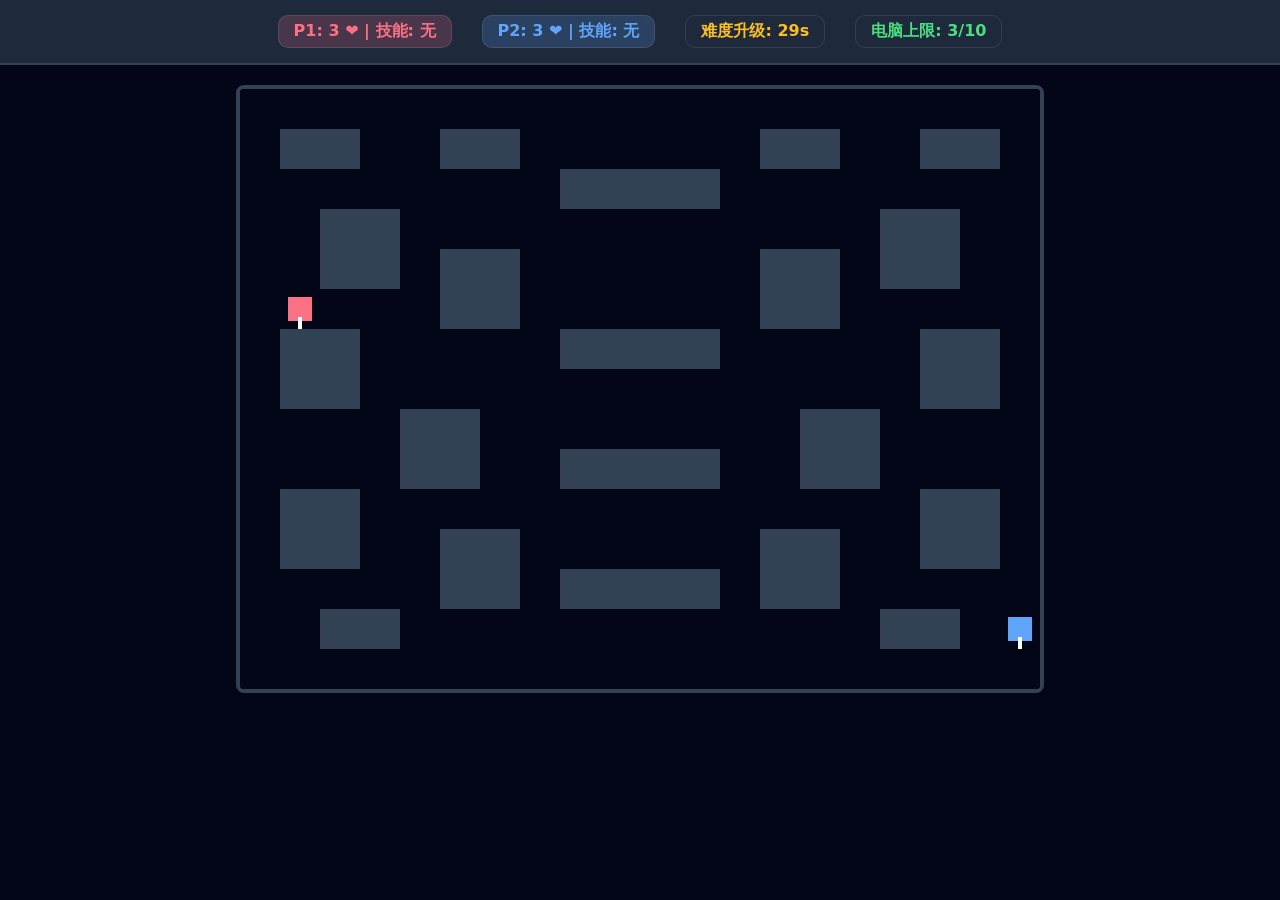
<file: soulknight/game/tank/index.html>
<!DOCTYPE html>
<html lang="zh-CN">
<head>
    <meta charset="UTF-8">
    <title>元气坦克：分散弹修复版</title>
    <style>
        body { margin: 0; background-color: #020617; color: #fff; font-family: system-ui, sans-serif; display: flex; flex-direction: column; align-items: center; overflow: hidden; }
        .hud { display: flex; gap: 30px; padding: 15px; background: #1e293b; width: 100%; justify-content: center; border-bottom: 2px solid #334155; }
        .hp-box { padding: 5px 15px; border-radius: 10px; font-weight: bold; border: 1px solid rgba(255,255,255,0.1); }
        .p1 { background: rgba(251, 113, 133, 0.2); color: #fb7185; }
        .p2 { background: rgba(96, 165, 250, 0.2); color: #60a5fa; }
        canvas { background-color: #000; border: 4px solid #334155; margin-top: 20px; border-radius: 8px; }
        #ui { display: none; position: absolute; top: 50%; left: 50%; transform: translate(-50%, -50%); background: rgba(30, 41, 59, 0.95); padding: 40px; border-radius: 24px; text-align: center; border: 2px solid #4ade80; z-index: 100; }
        button { background: #4ade80; border: none; padding: 12px 40px; font-size: 20px; border-radius: 12px; cursor: pointer; font-weight: bold; margin-top: 15px;}
        .timer-info { color: #fbbf24; }
        .limit-info { color: #4ade80; }
    </style>
</head>
<body>

<div class="hud">
    <div class="hp-box p1">P1: <span id="hp1">3</span> ❤️ | 技能: <span id="sk1">无</span></div>
    <div class="hp-box p2">P2: <span id="hp2">3</span> ❤️ | 技能: <span id="sk2">无</span></div>
    <div class="hp-box timer-info">难度升级: <span id="boxTimer">30</span>s</div>
    <div class="hp-box limit-info">电脑上限: <span id="aiMaxUI">3</span>/10</div>
</div>

<canvas id="tankCanvas" width="800" height="600"></canvas>
<div id="ui"><h1 id="msg"></h1><button onclick="location.reload()">重新开战</button></div>

<script>
    const canvas = document.getElementById("tankCanvas");
    const ctx = canvas.getContext("2d");
    const TANK_SIZE = 24, WALL_SIZE = 40, B_SPEED = 7;
    let isGameOver = false, boxTime = 30, aiMaxLimit = 3;

    const map = [
        [0,0,0,0,0,0,0,0,0,0,0,0,0,0,0,0,0,0,0,0],
        [0,1,1,0,0,1,1,0,0,0,0,0,0,1,1,0,0,1,1,0],
        [0,0,0,0,0,0,0,0,1,1,1,1,0,0,0,0,0,0,0,0],
        [0,0,1,1,0,0,0,0,0,0,0,0,0,0,0,0,1,1,0,0],
        [0,0,1,1,0,1,1,0,0,0,0,0,0,1,1,0,1,1,0,0],
        [0,0,0,0,0,1,1,0,0,0,0,0,0,1,1,0,0,0,0,0],
        [0,1,1,0,0,0,0,0,1,1,1,1,0,0,0,0,0,1,1,0],
        [0,1,1,0,0,0,0,0,0,0,0,0,0,0,0,0,0,1,1,0],
        [0,0,0,0,1,1,0,0,0,0,0,0,0,0,1,1,0,0,0,0],
        [0,0,0,0,1,1,0,0,1,1,1,1,0,0,1,1,0,0,0,0],
        [0,1,1,0,0,0,0,0,0,0,0,0,0,0,0,0,0,1,1,0],
        [0,1,1,0,0,1,1,0,0,0,0,0,0,1,1,0,0,1,1,0],
        [0,0,0,0,0,1,1,0,1,1,1,1,0,1,1,0,0,0,0,0],
        [0,0,1,1,0,0,0,0,0,0,0,0,0,0,0,0,1,1,0,0],
        [0,0,0,0,0,0,0,0,0,0,0,0,0,0,0,0,0,0,0,0],
    ];

    function getSafeSpawn(area = "all") {
        let startR = 0, endR = 14, startC = 0, endC = 19;
        if(area === "topLeft") { endR = 5; endC = 5; }
        if(area === "bottomRight") { startR = 10; startC = 14; }
        for(let i=0; i<200; i++) {
            let r = Math.floor(Math.random() * (endR - startR + 1)) + startR;
            let c = Math.floor(Math.random() * (endC - startC + 1)) + startC;
            if(map[r][c] === 0) return { x: c * 40 + 20, y: r * 40 + 20 };
        }
        return { x: 400, y: 300 };
    }

    class Particle {
        constructor(x, y, color) {
            this.x = x; this.y = y;
            this.vx = (Math.random() - 0.5) * 6; this.vy = (Math.random() - 0.5) * 6;
            this.life = 1.0; this.color = color;
        }
        update() { this.x += this.vx; this.y += this.vy; this.life -= 0.05; }
        draw() { ctx.globalAlpha = this.life; ctx.fillStyle = this.color; ctx.fillRect(this.x, this.y, 3, 3); ctx.globalAlpha = 1; }
    }

    class PowerUp {
        constructor(x, y, type) { this.x = x; this.y = y; this.type = type; this.active = true; }
        draw() {
            ctx.fillStyle = this.type === 'spread' ? "#f472b6" : "#fbbf24";
            ctx.beginPath(); ctx.arc(this.x, this.y, 8, 0, Math.PI*2); ctx.fill();
        }
    }

    class Tank {
        constructor(x, y, color, controls, isAI = false) {
            this.x = x; this.y = y; this.color = color;
            this.angle = isAI ? 0 : 180; 
            this.hp = isAI ? 1 : 3;
            this.speed = isAI ? 1.6 : 2.4;
            this.controls = controls; this.isAI = isAI;
            this.skill = null; this.lastShoot = 0; this.freezeUntil = 0; this.invincibleUntil = 0;
            this.aiDirTimer = 0; this.aiKey = "";
        }

        draw() {
            const now = Date.now();
            ctx.save(); ctx.translate(this.x, this.y); ctx.rotate(this.angle * Math.PI/180);
            ctx.fillStyle = (now < this.invincibleUntil && Math.floor(now/100)%2===0) ? "#fff" : this.color;
            ctx.fillRect(-TANK_SIZE/2, -TANK_SIZE/2, TANK_SIZE, TANK_SIZE);
            ctx.fillStyle = "#fff"; ctx.fillRect(-2, -TANK_SIZE/2 - 8, 4, 12);
            ctx.restore();
        }

        handleInput() {
            if (Date.now() < this.freezeUntil) return;
            if (this.isAI) {
                if (Date.now() > this.aiDirTimer) {
                    this.aiKey = ["W","A","S","D"][Math.floor(Math.random()*4)];
                    this.aiDirTimer = Date.now() + 800 + Math.random()*1500;
                }
                let dx=0, dy=0;
                if(this.aiKey==="W"){dy=-this.speed; this.angle=0} else if(this.aiKey==="S"){dy=this.speed; this.angle=180}
                else if(this.aiKey==="A"){dx=-this.speed; this.angle=270} else if(this.aiKey==="D"){dx=this.speed; this.angle=90}
                if(!this.tryMove(dx, dy)) this.aiDirTimer = 0;
                if(Math.random() < 0.012) this.shoot();
            } else {
                let dx=0, dy=0;
                if (keys[this.controls.up]) { dy=-this.speed; this.angle=0 }
                else if (keys[this.controls.down]) { dy=this.speed; this.angle=180 }
                else if (keys[this.controls.left]) { dx=-this.speed; this.angle=270 }
                else if (keys[this.controls.right]) { dx=this.speed; this.angle=90 }
                if(dx!==0 || dy!==0) this.tryMove(dx, dy);
                if (keys[this.controls.shoot]) this.shoot();
            }
        }

        tryMove(dx, dy) {
            let nx = this.x + dx, ny = this.y + dy;
            let half = TANK_SIZE/2 - 2;
            if (nx-half < 0 || nx+half > canvas.width || ny-half < 0 || ny+half > canvas.height) return false;
            let checkPoints = [{x:nx-half, y:ny-half}, {x:nx+half, y:ny-half}, {x:nx-half, y:ny+half}, {x:nx+half, y:ny+half}];
            for (let p of checkPoints) {
                let r = Math.floor(p.y/WALL_SIZE), c = Math.floor(p.x/WALL_SIZE);
                if (map[r] && map[r][c] !== 0) return false;
            }
            let all = [p1, p2, ...aiTanks];
            for (let t of all) {
                if (t !== this && Math.hypot(nx - t.x, ny - t.y) < TANK_SIZE - 2) return false;
            }
            this.x = nx; this.y = ny; return true;
        }

        shoot() {
            if (Date.now() - this.lastShoot < 800) return;
            
            // --- 核心修复：分散弹逻辑 ---
            if (this.skill === 'spread') {
                // 向三个方向发射：左偏20度，正向，右偏20度
                for (let offset of [-20, 0, 20]) {
                    bullets.push(new Bullet(this.x, this.y, this.angle + offset, this.color, false));
                }
            } else {
                // 普通弹或穿甲弹
                bullets.push(new Bullet(this.x, this.y, this.angle, this.color, this.skill === 'pierce'));
            }
            
            this.skill = null; 
            this.updateUI();
            this.lastShoot = Date.now();
        }

        updateUI() {
            if (!this.isAI) {
                const el = document.getElementById(this === p1 ? "sk1" : "sk2");
                if(el) el.innerText = this.skill === 'spread' ? "分散弹" : (this.skill === 'pierce' ? "穿甲弹" : "无");
            }
        }
    }

    class Bullet {
        constructor(x, y, angle, color, isP) {
            this.x = x; this.y = y; this.angle = angle; this.color = color; 
            this.active = true; this.isP = isP;
        }
        update() {
            const rad = (this.angle - 90) * Math.PI / 180;
            this.x += Math.cos(rad) * B_SPEED; this.y += Math.sin(rad) * B_SPEED;
            if (this.x < 0 || this.x > canvas.width || this.y < 0 || this.y > canvas.height) this.active = false;
            let c = Math.floor(this.x/WALL_SIZE), r = Math.floor(this.y/WALL_SIZE);
            if (map[r] && map[r][c] !== 0) {
                if (map[r][c] === 2) { 
                    map[r][c] = 0; this.active = false;
                    powerUps.push(new PowerUp(c*40+20, r*40+20, Math.random()>0.5?'pierce':'spread'));
                } else if (!this.isP) this.active = false;
            }
        }
        draw() { ctx.fillStyle = this.color; ctx.beginPath(); ctx.arc(this.x, this.y, 3, 0, Math.PI*2); ctx.fill(); }
    }

    const p1Pos = getSafeSpawn("topLeft");
    let p1 = new Tank(p1Pos.x, p1Pos.y, "#fb7185", { up:"KeyW", down:"KeyS", left:"KeyA", right:"KeyD", shoot:"Space" });
    const p2Pos = getSafeSpawn("bottomRight");
    let p2 = new Tank(p2Pos.x, p2Pos.y, "#60a5fa", { up:"ArrowUp", down:"ArrowDown", left:"ArrowLeft", right:"ArrowRight", shoot:"Enter" });

    let aiTanks = [], bullets = [], powerUps = [], particles = [];
    const keys = {}; window.onkeydown = e => keys[e.code] = true; window.onkeyup = e => keys[e.code] = false;

    setInterval(() => {
        if (isGameOver) return;
        if (--boxTime <= 0) {
            let pos = getSafeSpawn(); map[pos.y/40|0][pos.x/40|0] = 2;
            if (aiMaxLimit < 10) aiMaxLimit++;
            document.getElementById("aiMaxUI").innerText = aiMaxLimit;
            boxTime = 30;
        }
        document.getElementById("boxTimer").innerText = boxTime;
    }, 1000);

    function gameLoop() {
        if(isGameOver) return;
        ctx.fillStyle = "#020617"; ctx.fillRect(0,0,800,600);
        
        for(let r=0; r<15; r++) {
            for(let c=0; c<20; c++) {
                if(map[r][c] === 1) { ctx.fillStyle = "#334155"; ctx.fillRect(c*40, r*40, 40, 40); }
                else if(map[r][c] === 2) { ctx.fillStyle = "#d97706"; ctx.fillRect(c*40+5, r*40+5, 30, 30); }
            }
        }

        powerUps = powerUps.filter(p => {
            p.draw();
            [p1, p2].forEach(t => { if(Math.hypot(t.x-p.x, t.y-p.y) < 20){ t.skill = p.type; t.updateUI(); p.active=false; }});
            return p.active;
        });

        [p1, p2, ...aiTanks].forEach(t => { t.handleInput(); t.draw(); });

        bullets = bullets.filter(b => {
            b.update(); b.draw();
            [p1, p2, ...aiTanks].forEach(t => {
                if(b.active && b.color !== t.color && Math.hypot(b.x-t.x, b.y-t.y) < 16 && Date.now() > t.invincibleUntil) {
                    b.active = false; t.hp--; 
                    if(!t.isAI) {
                        t.invincibleUntil = Date.now()+2000;
                        document.getElementById(t===p1?"hp1":"hp2").innerText = Math.max(0, t.hp);
                    }
                    for(let i=0; i<15; i++) particles.push(new Particle(t.x, t.y, t.color));
                }
            });
            return b.active;
        });

        particles = particles.filter(p => (p.update(), p.draw(), p.life > 0));

        if(aiTanks.length < aiMaxLimit && Math.random() < 0.01) {
            let pos = getSafeSpawn();
            aiTanks.push(new Tank(pos.x, pos.y, "#4ade80", {}, true));
        }
        aiTanks = aiTanks.filter(t => t.hp > 0);

        if(p1.hp <= 0 || p2.hp <= 0) {
            isGameOver = true; document.getElementById("ui").style.display = "block";
            document.getElementById("msg").innerText = p1.hp<=0 ? "蓝方胜！" : "红方胜！";
        }
        requestAnimationFrame(gameLoop);
    }
    gameLoop();
</script>
</body>
</html>
</file>
<file: style.css>
/* 引入像素风格字体，增加游戏代入感 */
@import url('https://fonts.googleapis.com/css2?family=Press+Start+2P&display=swap');

/* 全局复古暗色背景 */
body {
    margin: 0;
    padding: 0;
    background-color: #0f172a; 
    color: #e0e0e0;
    font-family: 'Segoe UI', Tahoma, Geneva, Verdana, sans-serif;
    display: flex;
    flex-direction: column;
    align-items: center;
    min-height: 100vh;
}

/* 顶部标题栏 */
header {
    width: 100%;
    padding: 50px 0;
    background: linear-gradient(180deg, #1e293b 0%, #0f172a 100%);
    border-bottom: 4px solid #3b82f6;
    text-align: center;
    box-shadow: 0 10px 30px rgba(0, 0, 0, 0.5);
    margin-bottom: 40px;
}

header h1 {
    margin: 0;
    font-family: 'Press Start 2P', cursive;
    font-size: 1.8rem;
    color: #60a5fa;
    text-shadow: 4px 4px 0px #1e40af;
    letter-spacing: 2px;
}

header p {
    margin-top: 15px;
    color: #94a3b8;
    font-size: 1rem;
}

/* 游戏卡片容器 */
.game-container {
    display: flex;
    flex-wrap: wrap;
    justify-content: center;
    gap: 35px;
    padding: 20px;
    max-width: 1100px;
}

/* 游戏卡片设计 */
.game-card {
    background: #1e293b;
    border: 3px solid #334155;
    border-radius: 12px;
    width: 280px;
    padding: 25px;
    text-align: center;
    transition: all 0.3s cubic-bezier(0.175, 0.885, 0.32, 1.275);
    position: relative;
    overflow: hidden;
    box-shadow: 0 4px 6px rgba(0,0,0,0.3);
}

.game-card:hover {
    transform: scale(1.05) translateY(-5px);
    border-color: #60a5fa;
    box-shadow: 0 15px 30px rgba(0, 0, 0, 0.5), 0 0 20px rgba(96, 165, 250, 0.2);
}

/* 游戏预览图占位符 */
.thumbnail {
    width: 100%;
    height: 150px;
    border-radius: 8px;
    margin-bottom: 20px;
    display: flex;
    align-items: center;
    justify-content: center;
    font-size: 50px;
    border: 2px solid rgba(255,255,255,0.1);
}

/* 游戏标签 */
.badge {
    position: absolute;
    top: 15px;
    right: -30px;
    background: #ef4444;
    color: white;
    padding: 5px 35px;
    font-size: 10px;
    font-weight: bold;
    transform: rotate(45deg);
    box-shadow: 0 2px 5px rgba(0,0,0,0.2);
}

.game-card h3 {
    margin: 10px 0;
    color: #fff;
    font-size: 1.4rem;
}

.game-card p {
    font-size: 0.85rem;
    color: #94a3b8;
    line-height: 1.6;
    height: 60px; /* 保持描述文字高度一致 */
}

/* 霓虹按钮 */
.play-btn {
    display: inline-block;
    margin-top: 15px;
    padding: 12px 30px;
    background-color: #2563eb;
    color: white;
    text-decoration: none;
    font-weight: bold;
    border-radius: 6px;
    text-transform: uppercase;
    transition: all 0.2s;
    border: none;
    letter-spacing: 1px;
}

.play-btn:hover {
    background-color: #3b82f6;
    box-shadow: 0 0 15px #60a5fa;
    transform: translateY(-2px);
}

/* 页脚 */
footer {
    margin-top: auto;
    padding: 40px;
    color: #4b5563;
    font-size: 0.85rem;
    text-align: center;
}
</file>
